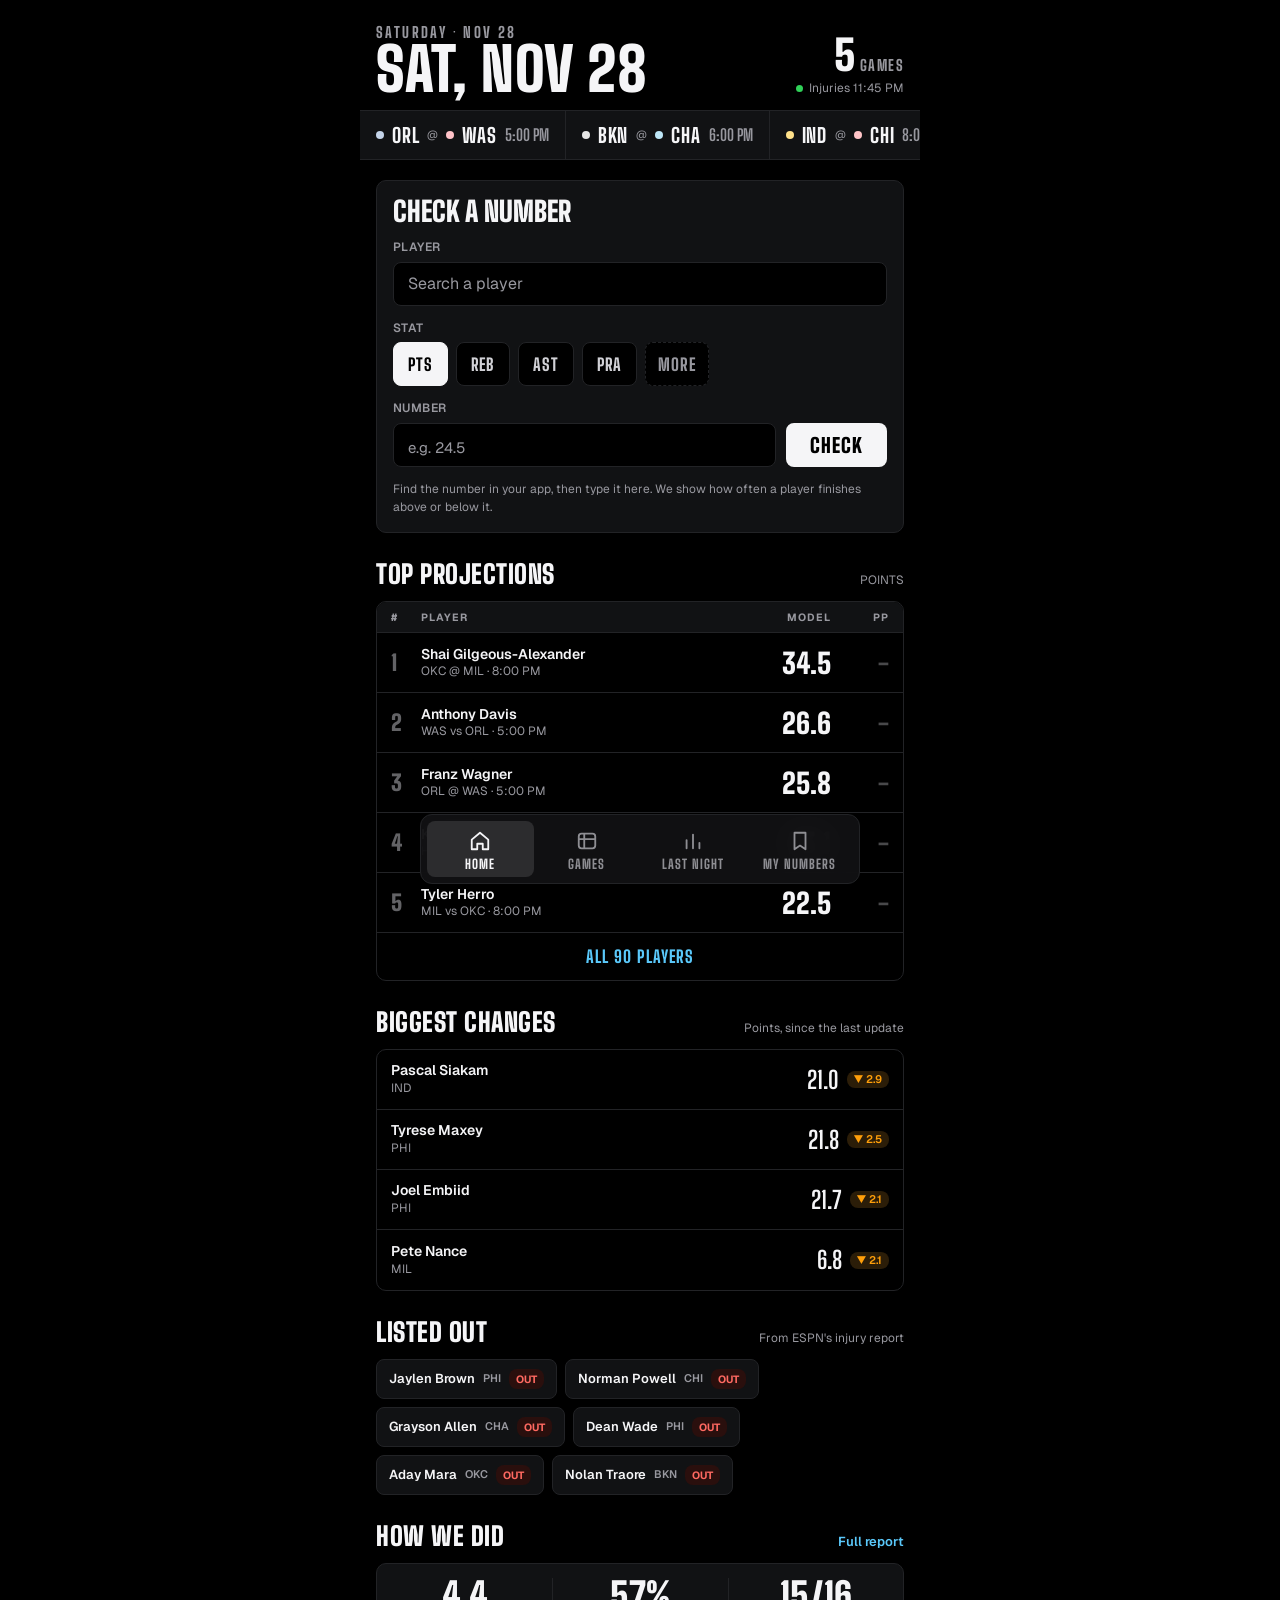
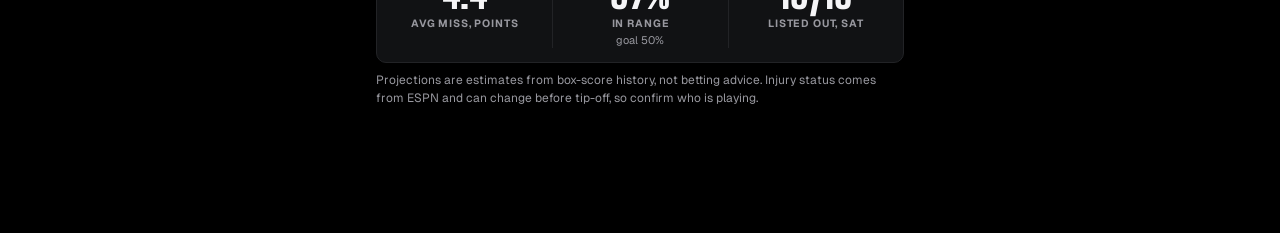
<file: index.html>
<!doctype html>
<html lang="en">
<head>
<meta charset="utf-8">
<meta name="viewport" content="width=device-width, initial-scale=1">
<meta name="color-scheme" content="dark">
<title>NBA Projections</title>
<meta name="description" content="Projected points, rebounds and assists for every player tonight. Type in a number to see how likely it is.">
<meta name="theme-color" content="#000000">
<meta property="og:type" content="website">
<meta property="og:site_name" content="NBA Projections">
<meta property="og:title" content="NBA Projections">
<meta property="og:description" content="Projected points, rebounds and assists for every player tonight. Type in a number to see how likely it is.">
<meta property="og:url" content="https://acostaluis23.github.io/nba-picks/">
<meta property="og:image" content="https://acostaluis23.github.io/nba-picks/og.png">
<meta property="og:image:width" content="1200">
<meta property="og:image:height" content="630">
<meta property="og:image:alt" content="NBA Projections: check a number before tip-off">
<meta name="twitter:card" content="summary_large_image">
<meta name="twitter:title" content="NBA Projections">
<meta name="twitter:description" content="Projected points, rebounds and assists for every player tonight. Type in a number to see how likely it is.">
<meta name="twitter:image" content="https://acostaluis23.github.io/nba-picks/og.png">
<link rel="preconnect" href="https://fonts.googleapis.com">
<link rel="preconnect" href="https://fonts.gstatic.com" crossorigin>
<link href="https://fonts.googleapis.com/css2?family=Big+Shoulders+Display:wght@700;800;900&family=Geist:wght@400;500;600;700&display=swap" rel="stylesheet">
<link rel="stylesheet" href="style.css?v=20261128015008">
</head>
<body>

<div class="loader" id="loader" aria-live="polite">
  <div class="lboard" aria-hidden="true">
    <div class="lrowx">
      <div><span class="lt">AWAY</span><b>00</b></div>
      <div class="lshot"><span class="lt">SHOT</span><b id="loaderClock">24</b></div>
      <div><span class="lt">HOME</span><b>00</b></div>
    </div>
    <div class="lsweep"><i></i></div>
  </div>
  <p class="lhead">TIP-OFF IN A SEC</p>
  <p class="lsub">Loading tonight's projections</p>
</div>

<nav class="nav" id="nav" aria-label="Pages" hidden>
  <a href="#/" id="navHome"><svg aria-hidden="true" width="22" height="22" viewBox="0 0 24 24" fill="none" stroke="currentColor" stroke-width="2" stroke-linejoin="round"><path d="M3 10.5 12 3l9 7.5V21h-6v-6H9v6H3z"/></svg>Home</a>
  <a href="#/games" id="navTonight"><svg aria-hidden="true" width="22" height="22" viewBox="0 0 24 24" fill="none" stroke="currentColor" stroke-width="2"><rect x="3" y="4" width="18" height="16" rx="3"/><path d="M3 10h18M9 4v16"/></svg>Games</a>
  <a href="#/last" id="navLast"><svg aria-hidden="true" width="22" height="22" viewBox="0 0 24 24" fill="none" stroke="currentColor" stroke-width="2" stroke-linecap="round"><path d="M5 20V11M12 20V5M19 20v-6"/></svg>Last night</a>
  <a href="#/mine" id="navMine"><svg aria-hidden="true" width="22" height="22" viewBox="0 0 24 24" fill="none" stroke="currentColor" stroke-width="2" stroke-linejoin="round"><path d="M6 3h12v18l-6-4-6 4z"/></svg>My numbers</a>
</nav>

<main id="homeView" class="narrow" hidden></main>
<main id="checkView" class="narrow" hidden></main>
<main id="mineView" class="narrow" hidden></main>

<main id="listView" class="wrap" hidden>
  <div class="top">
    <div class="title-row">
      <div>
        <h1 class="title" id="dayTitle">Tonight</h1>
        <p class="sub" id="subline">Loading...</p>
      </div>
    </div>

    <div class="daynav" id="dayNav" hidden>
      <button type="button" class="daybtn" id="dayPrev" aria-label="Previous day">&#8249;</button>
      <select id="daySelect" aria-label="Pick a day"></select>
      <button type="button" class="daybtn" id="dayNext" aria-label="Next day">&#8250;</button>
    </div>
    <p class="warn previewnote" id="previewNote" hidden></p>

    <div class="toggle-card">
      <div>
        <div class="t1">Ignore last season</div>
        <div class="t2">Project from this season's games only</div>
      </div>
      <button type="button" class="switch" id="curToggle" aria-pressed="false" aria-label="Ignore last season">
        <span class="track"><span class="knob"></span></span>
      </button>
    </div>

    <div class="searchrow">
      <input class="search" id="search" type="search" placeholder="Search a player" aria-label="Search a player" autocomplete="off">
      <div class="seg" id="viewSeg" role="group" aria-label="View">
        <button type="button" data-view="cards" aria-pressed="true">Cards</button>
        <button type="button" data-view="list" aria-pressed="false">List</button>
      </div>
    </div>
  </div>

  <div class="scroller" id="statChips" role="group" aria-label="Stat"></div>
  <div class="tabs" id="gameTabs" role="group" aria-label="Game"></div>

  <label class="check" id="outRow" hidden><input type="checkbox" id="showOut"> Show players listed out</label>
  <div id="listNote" class="note" style="padding-top:12px" hidden></div>
  <p class="lkey" id="listKey" hidden>
    <span><i class="k-band"></i>Typical range</span>
    <span><i class="k-tick"></i>Our projection</span>
    <span><i class="k-dot"></i>Where they finished</span>
  </p>
  <div class="grid" id="cards"></div>
  <div id="listMsg"></div>

  <p class="note footer">Projections are estimates from box-score history, not betting advice. Injury status comes from ESPN and can change before tip-off, so confirm who is playing.</p>
</main>

<main id="detailView" class="narrow" hidden></main>
<main id="lastView" class="narrow" hidden></main>

<script src="app.js?v=20261128015008"></script>
</body>
</html>
</file>
<file: style.css>
:root {
  --bg: #000000;
  --surface: #111214;
  --surface-2: #000000;
  --border: #222326;
  --border-hover: #3a3a3c;
  --text: #f5f5f7;
  --text-2: #d1d1d6;
  --muted: #98989f;
  --accent: #5ac8fa;
  --accent-ink: #000000;
  --accent-soft: #2c3b47;
  --down: #ff9f0a;
  --down-soft: #2b1d08;
  --amber: #ffb340;
  --amber-soft: #1f1a10;
  --green-soft: #0f2633;
  --display: "Big Shoulders Display", "Arial Narrow", sans-serif;
  --body: "Geist", system-ui, -apple-system, "Segoe UI", sans-serif;
}

* { box-sizing: border-box; }
html { -webkit-text-size-adjust: 100%; }
body {
  margin: 0;
  background: var(--bg);
  color: var(--text);
  font-family: var(--body);
  font-size: 16px;
  line-height: 1.4;
}
a { color: inherit; text-decoration: none; }
button, input { font-family: inherit; }
h1, h2, p { margin: 0; }
[hidden] { display: none !important; }

.wrap { max-width: 1040px; margin: 0 auto; padding: 0 16px; }
.narrow { max-width: 560px; margin: 0 auto; padding: 0 16px; }

/* ---------- header ---------- */
.top { padding-top: 24px; display: flex; flex-direction: column; gap: 16px; }
.title-row { display: flex; align-items: flex-end; justify-content: space-between; gap: 12px; }
.title {
  font-family: var(--display); font-weight: 700; font-size: 40px; line-height: 1;
  text-transform: uppercase; letter-spacing: 0.01em;
}
.sub { font-size: 13px; color: var(--muted); margin-top: 2px; }

.toggle-card {
  display: flex; align-items: center; justify-content: space-between; gap: 12px;
  background: var(--surface); border: 1px solid var(--border); border-radius: 10px;
  padding: 12px 14px;
}
.toggle-card .t1 { font-size: 14px; font-weight: 600; }
.toggle-card .t2 { font-size: 12px; color: var(--muted); }
.switch {
  flex: none; width: 52px; height: 44px; border: 0; background: transparent; padding: 0;
  display: flex; align-items: center; justify-content: center; cursor: pointer;
}
.switch .track { display: block; width: 44px; height: 26px; border-radius: 8px; background: #1c1c1e; position: relative; transition: background 0.15s; }
.switch .knob { position: absolute; top: 3px; left: 3px; width: 20px; height: 20px; border-radius: 50%; background: var(--text); transition: left 0.15s; }
.switch[aria-pressed="true"] .track { background: var(--accent); }
.switch[aria-pressed="true"] .knob { left: 21px; background: var(--accent-ink); }
.switch:focus-visible, .chip:focus-visible, .tab:focus-visible, .card:focus-visible, input:focus-visible, .back:focus-visible {
  outline: 2px solid var(--accent); outline-offset: 2px;
}

.search {
  width: 100%; height: 44px; border-radius: 8px; border: 1px solid var(--border);
  background: var(--surface); color: var(--text); padding: 0 14px; font-size: 15px;
}
.search::placeholder { color: var(--muted); }

/* ---------- chips and tabs ---------- */
.scroller { display: flex; gap: 8px; overflow-x: auto; padding: 16px 16px 4px; margin: 0 -16px; scrollbar-width: none; }
.scroller::-webkit-scrollbar { display: none; }
.chip {
  flex: none; height: 44px; padding: 0 18px; border-radius: 8px; font-size: 14px; font-weight: 600;
  cursor: pointer; border: 1px solid var(--border); background: var(--surface); color: var(--text-2);
  display: inline-flex; align-items: center;
}
.chip[aria-pressed="true"], .chip.on { background: var(--accent); border-color: var(--accent); color: var(--accent-ink); }

.tabs { display: flex; gap: 4px; overflow-x: auto; padding: 4px 16px 0; margin: 0 -16px; border-bottom: 1px solid var(--border); scrollbar-width: none; }
.tabs::-webkit-scrollbar { display: none; }
.tab {
  flex: none; height: 44px; padding: 0 12px; background: transparent; border: 0;
  border-bottom: 2px solid transparent; color: var(--muted); font-size: 14px; font-weight: 600; cursor: pointer;
}
.tab[aria-pressed="true"] { color: var(--text); border-bottom-color: var(--accent); }

/* ---------- cards ---------- */
.grid { display: grid; grid-template-columns: repeat(auto-fill, minmax(165px, 1fr)); gap: 12px; padding: 16px 0 32px; }
.card {
  display: flex; flex-direction: column; gap: 12px; background: var(--surface);
  border: 1px solid var(--border); border-radius: 10px; padding: 14px;
}
.card:hover { border-color: var(--border-hover); }
.who { display: flex; align-items: center; gap: 10px; }
.avatar {
  flex: none; width: 44px; height: 44px; border-radius: 50%; display: flex; align-items: center; justify-content: center;
  font-family: var(--display); font-weight: 700; font-size: 18px;
}
.avatar.lg { width: 64px; height: 64px; font-size: 26px; }
.who .name { font-size: 14px; font-weight: 600; line-height: 1.2; overflow-wrap: anywhere; }
.who .meta { font-size: 12px; color: var(--muted); }
.big { font-family: var(--display); font-weight: 700; font-size: 52px; line-height: 0.95; color: var(--accent); }
.big-label { font-size: 12px; color: var(--muted); margin-top: 2px; }
.card .foot { display: flex; flex-direction: column; gap: 2px; padding-top: 10px; border-top: 1px solid var(--border); }
.card .foot .r1 { font-size: 12px; color: var(--text-2); }
.card .foot .r2 { font-size: 12px; color: var(--muted); }
.badges { display: flex; flex-wrap: wrap; gap: 6px; }
.badge { font-size: 11px; font-weight: 600; border-radius: 8px; padding: 4px 9px; background: var(--amber-soft); color: var(--amber); }
.badge.ok { background: var(--green-soft); color: var(--accent); }

.badge.out { background: var(--down-soft); color: var(--down); }
.card.dim { opacity: 0.55; }
.card.dim:hover { opacity: 0.85; }
.check { display: flex; align-items: center; gap: 10px; min-height: 44px; padding-top: 8px; font-size: 14px; color: var(--text-2); cursor: pointer; }
.check input { width: 20px; height: 20px; accent-color: var(--accent); }
.panel.injury.out { border-color: #5c3a0a; }
.news { display: flex; flex-direction: column; }
.news a, .news div { display: flex; flex-direction: column; gap: 4px; padding: 12px 0; border-top: 1px solid var(--border); }
.news a:hover .h { text-decoration: underline; }
.news .h { font-size: 14px; font-weight: 500; line-height: 1.35; }
.empty { padding: 48px 0; text-align: center; color: var(--muted); font-size: 14px; }
.error { margin-top: 24px; padding: 16px; border: 1px solid #5a4318; background: var(--amber-soft); color: var(--amber); border-radius: 10px; font-size: 14px; line-height: 1.5; }
.error code { background: rgba(0,0,0,0.3); padding: 1px 6px; border-radius: 6px; }
.note { font-size: 12px; color: var(--muted); line-height: 1.5; }
.footer { padding: 8px 0 40px; }

/* ---------- detail ---------- */
.back { display: inline-flex; align-items: center; gap: 6px; height: 44px; padding: 0 12px 0 4px; margin-left: -4px; font-size: 14px; font-weight: 600; color: var(--text-2); }
.hero { display: flex; align-items: center; gap: 14px; padding-top: 4px; }
.hero h1 { font-size: 24px; font-weight: 600; line-height: 1.1; }
.hero .meta { font-size: 13px; color: var(--muted); margin: 4px 0; }
.panel { background: var(--surface); border: 1px solid var(--border); border-radius: 10px; padding: 18px; margin-top: 12px; display: flex; flex-direction: column; gap: 14px; }
.panel h2 { font-size: 16px; font-weight: 600; }
.proj-row { display: flex; align-items: flex-end; justify-content: space-between; gap: 12px; }
.proj-num { font-family: var(--display); font-weight: 700; font-size: 76px; line-height: 0.9; color: var(--accent); }
.proj-side { text-align: right; padding-bottom: 4px; }
.proj-side .a { font-size: 13px; color: var(--text-2); }
.proj-side .b { font-size: 12px; color: var(--muted); }

.rangebar { position: relative; height: 28px; }
.rangebar .rail { position: absolute; left: 0; right: 0; top: 12px; height: 4px; border-radius: 2px; background: var(--border); }
.rangebar .span { position: absolute; top: 8px; height: 12px; border-radius: 6px; background: var(--accent-soft); }
.rangebar .mark { position: absolute; top: 2px; width: 3px; height: 24px; margin-left: -1px; border-radius: 2px; background: var(--accent); }
.rangebar .linemark { position: absolute; top: 6px; width: 2px; height: 16px; background: var(--amber); }
.scale { display: flex; justify-content: space-between; font-size: 11px; color: var(--muted); }
.legend { display: flex; gap: 16px; flex-wrap: wrap; font-size: 12px; color: var(--text-2); }
.legend i { display: inline-block; width: 10px; height: 10px; border-radius: 2px; margin-right: 6px; }

.line-form { display: flex; align-items: center; gap: 10px; }
.line-form label { font-size: 13px; color: var(--text-2); flex: 1; }
.line-form input { width: 96px; height: 44px; border-radius: 8px; border: 1px solid var(--border); background: var(--surface-2); color: var(--text); padding: 0 12px; font-size: 18px; font-family: var(--display); font-weight: 700; }
.probs { display: flex; flex-direction: column; gap: 8px; }
.probbar { display: flex; height: 14px; border-radius: 7px; overflow: hidden; background: #2c2c2e; }
.probbar .over { background: var(--accent); }
.probbar .push { background: var(--amber); }
.probbar .under { flex: 1; background: #2c2c2e; }
.problabels { display: flex; justify-content: space-between; gap: 12px; font-size: 14px; color: var(--text-2); }
.problabels b { color: var(--text); font-weight: 600; }
.problabels i { display: inline-block; width: 10px; height: 10px; border-radius: 2px; margin-right: 6px; }
.problabels .o { background: var(--accent); }
.problabels .p { background: var(--amber); }
.problabels .u { background: #2c2c2e; border: 1px solid #3a3a3c; }

.why { display: flex; flex-direction: column; }
.why > div { display: flex; align-items: center; justify-content: space-between; gap: 12px; padding: 10px 0; border-top: 1px solid var(--border); }
.why .l { font-size: 14px; font-weight: 500; }
.why .n { font-size: 12px; color: var(--muted); }
.why .v { flex: none; font-family: var(--display); font-weight: 700; font-size: 24px; }
.why .total .v { color: var(--accent); }

.gamerow { display: flex; align-items: center; gap: 10px; }
.gamerow + .gamerow { margin-top: 12px; }
.gamerow .who2 { flex: none; width: 78px; }
.gamerow .who2 b { display: block; font-size: 13px; font-weight: 500; }
.gamerow .who2 span { font-size: 11px; color: var(--muted); }
.gamerow .track { position: relative; flex: 1; height: 22px; background: var(--surface-2); border-radius: 6px; }
.gamerow .fill { position: absolute; left: 0; top: 0; bottom: 0; border-radius: 6px; background: #2c2c2e; }
.gamerow .fill.hi { background: var(--accent); }
.gamerow .tick { position: absolute; top: -2px; bottom: -2px; width: 2px; background: var(--text); opacity: 0.7; }
.gamerow .val { flex: none; width: 34px; text-align: right; font-family: var(--display); font-weight: 700; font-size: 20px; }

.minis { display: grid; grid-template-columns: repeat(3, minmax(0, 1fr)); gap: 10px; }
.mini { display: flex; flex-direction: column; gap: 2px; background: var(--surface-2); border-radius: 8px; padding: 12px; }
.mini b { font-family: var(--display); font-weight: 700; font-size: 28px; line-height: 1; }
.mini span { font-size: 11px; color: var(--muted); }
.vslist { display: flex; flex-wrap: wrap; gap: 6px; }
.vslist span { font-size: 12px; background: var(--surface-2); border-radius: 8px; padding: 4px 8px; color: var(--text-2); }
.vslist b { color: var(--text); }
.warn { font-size: 13px; color: var(--amber); background: var(--amber-soft); border-radius: 8px; padding: 10px 12px; margin-top: 12px; line-height: 1.45; }
.soon { font-size: 13px; color: var(--muted); line-height: 1.5; }


/* ---------- nav and last night ---------- */
.nav { display: flex; gap: 4px; padding-top: 12px; padding-bottom: 0; overflow-x: auto; scrollbar-width: none; }
.nav::-webkit-scrollbar { display: none; }
.nav a { flex: none; white-space: nowrap; display: inline-flex; align-items: center; height: 44px; padding: 0 14px; border-radius: 8px; font-size: 14px; font-weight: 600; color: var(--muted); border: 1px solid transparent; }
.nav a[aria-current="page"] { color: var(--text); background: var(--surface); border-color: var(--border); }
.nav a:focus-visible, summary:focus-visible { outline: 2px solid var(--accent); outline-offset: 2px; }
#lastView .minis { margin: 0; }
#lastView .top { padding-top: 8px; }
.sub2 { font-size: 12px; font-weight: 600; color: var(--muted); text-transform: uppercase; letter-spacing: 0.06em; }
.hitbar { position: relative; height: 10px; border-radius: 5px; background: #1c1c1e; }
.hitfill { position: absolute; left: 0; top: 0; bottom: 0; border-radius: 5px; background: var(--accent); }
.hittick { position: absolute; top: -4px; bottom: -4px; width: 2px; background: var(--text); opacity: 0.85; }
.accrow { display: flex; flex-direction: column; gap: 8px; padding-top: 14px; border-top: 1px solid var(--border); }
.acctop { display: flex; justify-content: space-between; align-items: baseline; gap: 12px; }
.acctop b { font-size: 14px; font-weight: 600; }
.acctop span, .accbot { font-size: 12px; color: var(--muted); }
.accbot { display: flex; justify-content: space-between; }
.surp { display: flex; flex-direction: column; }
.surp > div { display: flex; justify-content: space-between; align-items: center; gap: 12px; padding: 10px 0; border-top: 1px solid var(--border); }
.surp b { font-weight: 600; }
.tm { font-size: 11px; color: var(--muted); }
.surpnum { flex: none; font-family: var(--display); font-weight: 700; font-size: 24px; white-space: nowrap; }
.surpnum span { color: var(--muted); }
.surp.up .surpnum b { color: var(--accent); }
.surp.down .surpnum b { color: var(--down); }
details summary::before { content: "\25B8"; margin-right: 8px; color: var(--muted); }
details[open] summary::before { content: "\25BE"; }
details summary { cursor: pointer; font-size: 14px; color: var(--text-2); min-height: 44px; display: flex; align-items: center; }
.trow { display: flex; justify-content: space-between; align-items: center; gap: 12px; padding: 10px 0; border-top: 1px solid var(--border); }
.trow b { font-size: 14px; font-weight: 600; }
.tnum { font-family: var(--display); font-weight: 700; font-size: 28px; }
.hist { display: flex; flex-direction: column; gap: 10px; }
.histrow { display: grid; grid-template-columns: 52px 72px 1fr 40px; gap: 10px; align-items: center; font-size: 12px; color: var(--muted); }
.histrow .hp { text-align: right; color: var(--text-2); }

/* ---------- day picker and final results ---------- */
.daynav { display: flex; align-items: center; gap: 8px; }
.daybtn { flex: none; width: 44px; height: 44px; border-radius: 8px; border: 1px solid var(--border); background: var(--surface); color: var(--text); font-size: 24px; line-height: 1; cursor: pointer; }
.daybtn:disabled { opacity: 0.35; cursor: default; }
.daybtn:focus-visible, #daySelect:focus-visible { outline: 2px solid var(--accent); outline-offset: 2px; }
#daySelect { flex: 1; height: 44px; border-radius: 8px; border: 1px solid var(--border); background: var(--surface); color: var(--text); font-size: 15px; font-weight: 600; padding: 0 12px; text-align: center; text-align-last: center; }
.res { display: flex; align-items: baseline; flex-wrap: wrap; gap: 4px 8px; padding: 8px 10px; border-radius: 10px; background: var(--surface-2); border: 1px solid var(--border); }
.res .rl { font-size: 11px; font-weight: 600; text-transform: uppercase; letter-spacing: 0.06em; color: var(--muted); }
.res b { font-family: var(--display); font-weight: 700; font-size: 26px; line-height: 1; }
.res .rd { font-size: 11px; color: var(--muted); }
.res.above { background: var(--green-soft); border-color: var(--accent-soft); }
.res.above b, .proj-num.res-above { color: var(--accent); }
.res.below b, .proj-num.res-below { color: var(--down); }
.res.below { border-color: #5c3a0a; }
.proj-num.res-in { color: var(--text); }
.res.dnp .rl { text-transform: none; letter-spacing: 0; font-size: 12px; }

/* ---------- changes and preview ---------- */
.delta { display: inline-block; margin-left: 8px; padding: 1px 7px; border-radius: 8px; font-size: 11px; font-weight: 600; white-space: nowrap; }
.delta.up { background: var(--green-soft); color: var(--accent); }
.delta.down { background: var(--down-soft); color: var(--down); }
.previewnote { margin-top: 0; }

/* ---------- cards / list switch and list rows ---------- */
.searchrow { display: flex; gap: 10px; }
.searchrow .search { flex: 1; min-width: 0; }
.seg { flex: none; display: flex; height: 44px; border: 1px solid var(--border); border-radius: 8px; overflow: hidden; background: var(--surface); }
.seg button { min-width: 62px; padding: 0 14px; border: 0; background: transparent; color: var(--text-2); font-size: 14px; font-weight: 600; cursor: pointer; }
.seg button + button { border-left: 1px solid var(--border); }
.seg button[aria-pressed="true"] { background: var(--accent-soft); color: var(--text); }
.seg button:focus-visible { outline: 2px solid var(--accent); outline-offset: -2px; }

.lkey { display: flex; flex-wrap: wrap; gap: 6px 16px; padding-top: 14px; font-size: 12px; color: var(--muted); }
.lkey span { display: inline-flex; align-items: center; gap: 6px; }
.lkey i { display: inline-block; }
.k-band { width: 22px; height: 8px; border-radius: 3px; background: var(--accent-soft); }
.k-tick { width: 2px; height: 14px; border-radius: 1px; background: var(--text); }
.k-dot { width: 12px; height: 12px; border-radius: 50%; background: var(--accent); }

.rows { display: grid; grid-template-columns: minmax(0, 1fr); column-gap: 28px; padding: 8px 0 32px; }
.lrow { display: flex; flex-direction: column; gap: 6px; padding: 10px 4px 11px; border-bottom: 1px solid var(--border); }
.lrow:hover { background: var(--surface); }
.lrow:focus-visible { outline: 2px solid var(--accent); outline-offset: -2px; }
.lrow.dim { opacity: 0.55; }
.lrow.dim:hover { opacity: 0.85; }
.ltop { display: grid; grid-template-columns: minmax(0, 1fr) auto; gap: 10px; align-items: start; }
.lwho { display: flex; flex-wrap: wrap; align-items: center; gap: 4px 8px; min-width: 0; }
.lname { font-family: var(--display); font-weight: 700; font-size: 21px; line-height: 1.1; letter-spacing: 0.01em; overflow-wrap: anywhere; }
.lproj { display: flex; align-items: baseline; gap: 8px; }
.lproj .delta { margin-left: 0; align-self: center; }
.lproj b { font-family: var(--display); font-weight: 700; font-size: 28px; line-height: 1; color: var(--accent); }
.lmid { display: flex; align-items: center; gap: 10px; min-height: 22px; }
.lmeta { flex: none; width: 142px; font-size: 11.5px; color: var(--muted); white-space: nowrap; overflow: hidden; text-overflow: ellipsis; }
.lbar { position: relative; flex: 1; min-width: 40px; height: 8px; border-radius: 4px; background: var(--surface-2); border: 1px solid var(--border); box-sizing: content-box; }
.lband { position: absolute; top: 0; bottom: 0; border-radius: 3px; background: var(--accent-soft); }
.ltick { position: absolute; top: -4px; width: 2px; height: 16px; margin-left: -1px; border-radius: 1px; background: var(--text); }
.ldot { position: absolute; top: -4px; width: 14px; height: 14px; margin-left: -7px; border-radius: 50%; border: 2px solid var(--bg); background: var(--text); }
.ldot.above { background: var(--accent); }
.ldot.below { background: var(--down); }
.lnote { flex: 1; font-size: 11.5px; color: var(--text-2); }
.llab { flex: none; min-width: 84px; display: flex; justify-content: flex-end; align-items: baseline; gap: 5px; font-size: 12.5px; color: var(--text-2); white-space: nowrap; }
.llab small { font-size: 9.5px; font-weight: 600; text-transform: uppercase; letter-spacing: 0.06em; color: var(--muted); }
.llab b { font-family: var(--display); font-weight: 700; font-size: 18px; line-height: 1; color: var(--text); }
.llab b.above { color: var(--accent); }
.llab b.below { color: var(--down); }
.lrow .badge { padding: 3px 8px; }

@media (max-width: 699px) {
  .card { padding: 12px; }
  .who { gap: 8px; }
  .avatar { width: 40px; height: 40px; font-size: 16px; }
  .avatar.lg { width: 64px; height: 64px; font-size: 26px; }
  .who .name { font-size: 13px; }
}

@media (min-width: 700px) {
  .grid { grid-template-columns: repeat(auto-fill, minmax(215px, 1fr)); }
  .title { font-size: 48px; }
}

@media (min-width: 900px) {
  .rows { grid-template-columns: repeat(2, minmax(0, 1fr)); }
}

/* ---------- home, check a number, my numbers ---------- */
.hhero { padding: 20px 0 4px; }
.hhero h1 { font-family: var(--display); font-weight: 700; font-size: 46px; line-height: 0.95; text-transform: uppercase; letter-spacing: 0.01em; }
.hhero p { margin-top: 12px; font-size: 14.5px; line-height: 1.45; color: var(--text-2); }
.ckform { margin-top: 16px; background: var(--surface); border: 1px solid var(--accent-soft); border-radius: 10px; padding: 16px; display: flex; flex-direction: column; gap: 14px; }
.fld { display: flex; flex-direction: column; gap: 6px; }
.flbl { font-size: 12px; font-weight: 600; color: var(--muted); letter-spacing: 0.04em; text-transform: uppercase; }
.cin { width: 100%; height: 44px; border-radius: 8px; border: 1px solid var(--border); background: var(--surface-2); color: var(--text); padding: 0 14px; font-size: 16px; }
.cin::placeholder { color: var(--muted); }
.cin.num { font-family: var(--display); font-weight: 700; font-size: 20px; }
.cin.num::placeholder { font-family: var(--body); font-weight: 400; font-size: 15px; }
.cchips { display: flex; flex-wrap: wrap; gap: 8px; }
.cchip { height: 44px; min-width: 52px; padding: 0 14px; border-radius: 8px; border: 1px solid var(--border); background: var(--surface-2); color: var(--text-2); font-size: 14px; font-weight: 600; cursor: pointer; }
.cchip[aria-pressed="true"] { background: var(--accent); border-color: var(--accent); color: var(--accent-ink); }
.cchip.cmore { border-style: dashed; color: var(--muted); padding: 0 12px; }
.ckrow { display: flex; gap: 10px; }
.ckrow .cin { flex: 1; min-width: 0; }
.ckgo { flex: none; height: 44px; padding: 0 24px; border: 0; border-radius: 8px; background: var(--accent); color: var(--accent-ink); font-size: 15px; font-weight: 700; cursor: pointer; }
.cap { font-size: 12px; line-height: 1.45; color: var(--muted); }
.cerr { font-size: 13px; line-height: 1.4; color: var(--amber); background: var(--amber-soft); border-radius: 10px; padding: 8px 12px; }
.sugg { display: flex; flex-direction: column; background: var(--surface-2); border: 1px solid var(--border); border-radius: 8px; overflow: hidden; }
.sugg button { display: flex; align-items: center; justify-content: space-between; gap: 10px; min-height: 52px; padding: 6px 14px; background: transparent; border: 0; border-bottom: 1px solid var(--border); color: var(--text); text-align: left; cursor: pointer; }
.sugg button:last-child { border-bottom: 0; }
.sugg button:hover { background: var(--surface); }
.sugg .st { display: flex; flex-direction: column; min-width: 0; }
.sugg .sn { font-size: 14px; font-weight: 600; }
.sugg .ss { font-size: 12px; color: var(--muted); }
.cchip:focus-visible, .ckgo:focus-visible, .sugg button:focus-visible, .gm:focus-visible, .btn:focus-visible, .mrm:focus-visible, .hp:focus-visible, .hmore:focus-visible, .ot:focus-visible, .mhead:focus-visible, .xlink:focus-visible {
  outline: 2px solid var(--accent); outline-offset: 2px;
}
.hsec { margin-top: 28px; }
.hsh { display: flex; justify-content: space-between; align-items: baseline; gap: 10px; margin-bottom: 12px; }
.hsh h2 { font-family: var(--display); font-weight: 700; font-size: 26px; line-height: 1; text-transform: uppercase; letter-spacing: 0.02em; }
.hsh span { font-size: 12px; color: var(--muted); text-align: right; }
.gms { display: flex; gap: 8px; overflow-x: auto; margin-right: -16px; padding-right: 16px; scrollbar-width: none; }
.gms::-webkit-scrollbar { display: none; }
.gm { flex: none; display: flex; flex-direction: column; align-items: flex-start; gap: 2px; min-height: 44px; padding: 8px 14px; border-radius: 8px; border: 1px solid var(--border); background: var(--surface); color: var(--text); cursor: pointer; }
.gm:hover { border-color: var(--border-hover); }
.gm b { font-size: 13px; font-weight: 600; }
.gm i { font-style: normal; font-size: 11px; color: var(--muted); }
.hbox { background: var(--surface); border: 1px solid var(--border); border-radius: 10px; overflow: hidden; }
.hp { display: grid; grid-template-columns: 22px minmax(0, 1fr) auto; gap: 10px; align-items: center; min-height: 60px; padding: 10px 14px; border-bottom: 1px solid var(--border); }
.hp.nr { grid-template-columns: minmax(0, 1fr) auto; }
.hp:hover { background: var(--surface-2); }
.hp:last-child { border-bottom: 0; }
.hp .rk { font-family: var(--display); font-weight: 700; font-size: 18px; color: var(--muted); }
.hp .pn { font-size: 14px; font-weight: 600; line-height: 1.2; }
.hp .ps { font-size: 12px; color: var(--muted); margin-top: 1px; }
.hp .pv { text-align: right; }
.hp .pv b { display: block; font-family: var(--display); font-weight: 700; font-size: 26px; line-height: 1; color: var(--accent); }
.hp .pv span { font-size: 11.5px; color: var(--text-2); }
.hp .mvr { display: flex; align-items: center; }
.hp .mvr b { font-family: var(--display); font-weight: 700; font-size: 24px; line-height: 1; }
.hmore { display: flex; align-items: center; justify-content: center; height: 44px; font-size: 14px; font-weight: 600; color: var(--accent); }
.hmore:hover { background: var(--surface-2); }
.outs { display: flex; flex-wrap: wrap; gap: 8px; }
.ot { display: inline-flex; align-items: center; gap: 8px; min-height: 40px; padding: 0 12px; border-radius: 8px; background: var(--surface); border: 1px solid var(--border); font-size: 13px; font-weight: 600; }
.ot:hover { border-color: var(--border-hover); }
.ot i { font-style: normal; font-size: 11px; font-weight: 600; color: var(--muted); }
.ot em { font-style: normal; font-size: 10.5px; font-weight: 700; padding: 3px 7px; border-radius: 8px; background: var(--down-soft); color: var(--down); }
.hln { margin-top: 0; gap: 0; padding: 14px; }
.hln > .acctop { margin-bottom: 10px; }
.hln .acctop b { font-size: 14px; }
.hln .accrow { padding: 10px 0; }
.hln .cap { margin-top: 6px; }
.btn { flex: 1; min-height: 44px; padding: 0 12px; border-radius: 8px; border: 1px solid var(--border); background: var(--surface); color: var(--text); font-size: 14px; font-weight: 600; display: flex; align-items: center; justify-content: center; text-align: center; cursor: pointer; }
.btn:hover { border-color: var(--border-hover); }
.btn.p { border-color: var(--accent-soft); background: var(--accent-soft); }
.btn.full { margin-top: 10px; }
.acts { display: flex; gap: 10px; margin-top: 12px; }
.xlink { display: flex; align-items: center; min-height: 44px; font-size: 13px; font-weight: 600; color: var(--accent); }

.two { display: grid; grid-template-columns: 1fr 1fr; gap: 12px; }
.pc b { display: block; font-family: var(--display); font-weight: 700; font-size: 56px; line-height: 0.9; }
.pc span { font-size: 13px; color: var(--text-2); }
.pc.o b { color: var(--accent); }
.panel.lk .gamerow .who2 { width: 84px; }
.panel.lk .gamerow .tick { background: var(--amber); opacity: 1; }
.rangebar .linemark { width: 3px; height: 20px; top: 4px; margin-left: -1px; border-radius: 2px; }

.msum { display: grid; grid-template-columns: 1fr 1fr; gap: 10px; margin-top: 16px; }
.mmini { display: flex; flex-direction: column; gap: 2px; background: var(--surface); border: 1px solid var(--border); border-radius: 10px; padding: 12px; }
.mmini b { font-family: var(--display); font-weight: 700; font-size: 30px; line-height: 1; }
.mmini span { font-size: 12px; color: var(--muted); }
.msort { margin: 20px 0 4px; font-size: 12px; font-weight: 600; color: var(--muted); letter-spacing: 0.06em; text-transform: uppercase; }
.mitem { padding: 12px 0 14px; border-bottom: 1px solid var(--border); display: flex; flex-direction: column; gap: 8px; }
.mitem.dim { opacity: 0.55; }
.mtop { display: flex; justify-content: space-between; align-items: flex-start; gap: 8px; }
.mhead { min-width: 0; }
.mnm { font-family: var(--display); font-weight: 700; font-size: 22px; line-height: 1.1; letter-spacing: 0.01em; }
.mln { font-size: 12.5px; color: var(--muted); margin-top: 2px; }
.mln b { color: var(--text); font-weight: 600; }
.mrm { flex: none; width: 44px; height: 44px; margin: -8px -10px 0 0; border: 0; background: transparent; color: var(--muted); display: flex; align-items: center; justify-content: center; cursor: pointer; }
.mrm:hover { color: var(--text); }
.mbar { display: flex; height: 12px; border-radius: 6px; overflow: hidden; background: #2c2c2e; }
.mbar i { display: block; background: var(--accent); }
.mpl { display: flex; justify-content: space-between; font-size: 13px; color: var(--text-2); }
.mpl b { font-weight: 700; color: var(--text); }
.mfin { font-size: 12.5px; color: var(--text-2); }
.mfin b { color: var(--text); }
.macts { display: flex; gap: 10px; margin-top: 16px; }
.mempty { padding: 36px 0 8px; text-align: center; display: flex; flex-direction: column; gap: 8px; align-items: stretch; }
.mempty p:first-child { font-size: 15px; color: var(--text-2); }
.mpl .mmod { color: var(--muted); }
.mpl .mmod b { color: var(--accent); font-family: var(--display); font-size: 17px; }

/* PrizePicks line on the Check page */
.ppl { display: flex; align-items: center; gap: 10px; flex-wrap: wrap; margin-top: 12px; font-size: 13px; color: var(--muted); }
.ppk { font-weight: 600; color: var(--text-2); }
.ppchip { height: 44px; padding: 0 18px; border-radius: 8px; border: 1px solid var(--amber); background: var(--amber-soft); color: var(--amber); font-size: 14px; font-weight: 700; cursor: pointer; }
.ppchip:focus-visible { outline: 2px solid var(--accent); outline-offset: 2px; }
.ppv { color: var(--text); font-weight: 600; }
.ppv i { font-style: normal; font-weight: 400; color: var(--accent); }
.ppt { margin-left: auto; font-size: 12px; }
.rpp { display: flex; align-items: baseline; gap: 6px; font-size: 12px; color: var(--muted); }
.rpp i { font-style: normal; }
.rpp b { color: var(--amber); font-weight: 700; }
.lpp { display: flex; align-items: baseline; gap: 5px; }
.lpp small { font-size: 9.5px; font-weight: 600; text-transform: uppercase; letter-spacing: 0.06em; color: var(--muted); }
.lpp b { font-family: var(--display); font-weight: 700; font-size: 18px; line-height: 1; color: var(--amber); }
.lppt { position: absolute; top: -4px; width: 2px; height: 16px; margin-left: -1px; border-radius: 1px; background: var(--amber); }

/* =====================================================================
   Look D: scoreboard layout, clean black (Nov 2026 restyle)
   ===================================================================== */
body { -webkit-font-smoothing: antialiased; }
.title, .hsh h2, .hhero h1 { font-weight: 900; }
.big, .proj-num, .hp .pv b, .lproj b, .why .total .v, .mpl .mmod b, .tnum, .mini b, .mmini b { color: var(--text); font-weight: 900; }
.panel h2 { font-family: var(--display); font-weight: 900; font-size: 22px; line-height: 1.05; text-transform: uppercase; letter-spacing: 0.02em; }
.panel { gap: 12px; }
.hero h1 { font-family: var(--display); font-weight: 900; font-size: 36px; line-height: 0.95; text-transform: uppercase; }
.lname, .mnm { font-weight: 800; }

/* chips and buttons: white when selected, condensed caps */
.chip, .cchip, .ckgo, .tab, .seg button { font-family: var(--display); font-weight: 800; font-size: 17px; letter-spacing: 0.05em; text-transform: uppercase; }
.chip[aria-pressed="true"], .chip.on, .cchip[aria-pressed="true"] { background: var(--text); border-color: var(--text); color: #000; }
.ckgo { background: var(--text); color: #000; font-size: 20px; font-weight: 900; }
.tab[aria-pressed="true"] { border-bottom-color: var(--text); }
.seg button[aria-pressed="true"] { background: #2c2c2e; }
.btn.p { background: var(--text); border-color: var(--text); color: #000; }
.hmore, .xlink { font-family: var(--display); font-weight: 800; font-size: 17px; letter-spacing: 0.06em; text-transform: uppercase; }

/* above = blue, below = orange */
.pc b { color: var(--down); }
.pc.o b { color: var(--accent); }
.probbar { background: var(--down); gap: 3px; }
.probbar .over { border-radius: 4px; }
.probbar .under { background: var(--down); border-radius: 4px; }
.problabels .u { background: var(--down); border: 0; }
.badge.out, .ot em { background: #2a0f0d; color: #ff6961; }
.surp.down .surpnum b { color: var(--down); }

/* ---------- bottom tab bar ---------- */
.nav {
  position: fixed; left: 0; right: 0; bottom: 0; z-index: 20; max-width: none; margin: 0;
  display: grid; grid-auto-flow: column; grid-auto-columns: minmax(0, 1fr); gap: 0;
  padding: 0 max(8px, env(safe-area-inset-left)) max(10px, env(safe-area-inset-bottom));
  background: rgba(17, 18, 20, 0.94); border-top: 1px solid var(--border);
  -webkit-backdrop-filter: blur(16px); backdrop-filter: blur(16px); overflow: visible;
}
.nav a {
  height: auto; min-height: 54px; padding: 9px 2px 4px; border-radius: 0; border: 0; border-top: 2px solid transparent;
  display: flex; flex-direction: column; align-items: center; justify-content: center; gap: 3px;
  font-family: var(--display); font-weight: 800; font-size: 13px; letter-spacing: 0.08em; text-transform: uppercase; color: #8e8e93;
}
.nav a svg { flex: none; }
.nav a[aria-current="page"] { color: var(--text); background: transparent; border-color: transparent; border-top-color: var(--text); }
body.has-nav { padding-bottom: 86px; }
@media (min-width: 700px) {
  .nav { left: 50%; right: auto; bottom: 16px; transform: translateX(-50%); width: 440px; border: 1px solid var(--border); border-radius: 12px; padding: 0 6px; }
  .nav a { border-top: 0; border-radius: 8px; margin: 6px 0; min-height: 50px; }
  .nav a[aria-current="page"] { background: #2c2c2e; }
}

/* ---------- loading screen ---------- */
.loader { position: fixed; inset: 0; z-index: 50; background: var(--bg); display: flex; flex-direction: column; align-items: center; justify-content: center; gap: 22px; transition: opacity 0.35s ease, visibility 0.35s; }
.loader.done { opacity: 0; visibility: hidden; pointer-events: none; }
.lboard { width: 280px; background: var(--surface); border: 1px solid var(--border); border-radius: 12px; padding: 16px; display: flex; flex-direction: column; gap: 14px; animation: dOn 0.8s steps(6) both; }
.lrowx { display: grid; grid-template-columns: repeat(3, minmax(0, 1fr)); text-align: center; align-items: center; }
.lrowx > div { display: flex; flex-direction: column; gap: 2px; }
.lrowx .lt { font-family: var(--display); font-weight: 800; font-size: 13px; letter-spacing: 0.16em; color: var(--muted); }
.lrowx b { font-family: var(--display); font-weight: 900; font-size: 46px; line-height: 1; }
.lshot { background: var(--bg); border-radius: 8px; padding: 8px 0; }
.lshot b { color: var(--accent); font-size: 42px; }
.lshot b.low { color: var(--down); }
.lsweep { height: 4px; background: #1c1c1e; border-radius: 2px; overflow: hidden; }
.lsweep i { display: block; width: 100%; height: 100%; background: var(--text); animation: dSweep 1.3s ease-in-out infinite; }
.lhead { font-family: var(--display); font-weight: 900; font-size: 40px; line-height: 1; }
.lsub { font-size: 14px; color: var(--muted); margin-top: -14px; }

/* ---------- home ---------- */
.hhero { display: flex; justify-content: space-between; align-items: flex-end; gap: 12px; padding: 22px 0 14px; }
.hhero .hd { font-family: var(--display); font-weight: 800; font-size: 15px; letter-spacing: 0.16em; color: var(--muted); text-transform: uppercase; }
.hhero h1 { font-size: 60px; line-height: 0.88; }
.hhero .hr { display: flex; flex-direction: column; align-items: flex-end; gap: 4px; text-align: right; }
.hhero .hn { font-family: var(--display); font-weight: 900; font-size: 42px; line-height: 1; }
.hhero .hn small { font-size: 15px; font-weight: 800; letter-spacing: 0.1em; color: var(--muted); margin-left: 4px; }
.fresh { display: flex; align-items: center; gap: 6px; font-size: 12px; color: var(--muted); }
.fresh i { width: 7px; height: 7px; border-radius: 50%; background: #30d158; flex: none; }
.ticker { margin: 0 -16px; background: var(--surface); border-top: 1px solid var(--border); border-bottom: 1px solid var(--border); overflow: hidden; }
.ticker .tk { display: flex; width: max-content; animation: dTick 40s linear infinite; }
.ticker:hover .tk, .ticker:focus-within .tk, .ticker:active .tk { animation-play-state: paused; }
.tg { flex: none; display: flex; align-items: center; gap: 8px; min-height: 48px; padding: 0 16px; border: 0; border-right: 1px solid var(--border); background: transparent; color: var(--text); cursor: pointer; white-space: nowrap; }
.tg b { font-family: var(--display); font-weight: 800; font-size: 20px; letter-spacing: 0.04em; }
.tg span { font-size: 12px; color: var(--muted); }
.tg em { font-style: normal; font-family: var(--display); font-weight: 700; font-size: 16px; color: var(--muted); }
.tg em.fin { color: var(--text); }
.tg:focus-visible { outline: 2px solid var(--accent); outline-offset: -2px; }
.dot { width: 8px; height: 8px; border-radius: 50%; flex: none; }
.ckform { border-color: var(--border); margin-top: 20px; }
.ckform .fh { font-family: var(--display); font-weight: 900; font-size: 28px; line-height: 1; }
.hbox .hhead { display: grid; grid-template-columns: 22px minmax(0, 1fr) 58px 50px; gap: 8px; padding: 8px 14px; background: var(--surface); font-size: 10.5px; font-weight: 700; letter-spacing: 0.1em; color: var(--muted); }
.hbox .hhead span:nth-child(n+3) { text-align: right; }
.hbox { background: var(--bg); }
.hp.t4 { grid-template-columns: 22px minmax(0, 1fr) 58px 50px; gap: 8px; border-bottom: 0; border-top: 1px solid var(--border); }
.hp .rk { font-weight: 900; font-size: 22px; color: #636366; }
.hp .num { text-align: right; font-family: var(--display); font-weight: 900; font-size: 28px; line-height: 1; }
.hp .num.pp { font-weight: 800; font-size: 22px; color: var(--amber); }
.hp .num.na { color: #48484a; font-size: 20px; }
.hmore { border-top: 1px solid var(--border); height: 48px; }
.hstats { display: grid; grid-template-columns: repeat(3, minmax(0, 1fr)); background: var(--surface); border: 1px solid var(--border); border-radius: 10px; padding: 14px 0; text-align: center; }
.hstats > div { display: flex; flex-direction: column; gap: 2px; padding: 0 6px; }
.hstats > div + div { border-left: 1px solid var(--border); }
.hstats b { font-family: var(--display); font-weight: 900; font-size: 36px; line-height: 1; }
.hstats span { font-size: 10.5px; font-weight: 700; letter-spacing: 0.08em; color: var(--muted); text-transform: uppercase; }
.hsh a { font-size: 13px; font-weight: 600; color: var(--accent); }

/* ---------- motion (only right after you open a screen, never on the 5-minute refresh) ---------- */
@keyframes dIn { from { opacity: 0; transform: translateY(12px); } to { opacity: 1; transform: none; } }
@keyframes dGrow { from { transform: scaleX(0); } to { transform: scaleX(1); } }
@keyframes dOn { 0% { opacity: 0; } 25% { opacity: 1; } 35% { opacity: 0.3; } 50% { opacity: 1; } }
@keyframes dSweep { from { transform: translateX(-100%); } to { transform: translateX(100%); } }
@keyframes dTick { from { transform: translateX(0); } to { transform: translateX(-50%); } }
.anim .panel, .anim .hsec, .anim .ckform, .anim .card, .anim .lrow, .anim .mitem, .anim .hhero, .anim .hero, .anim .hp.t4 { animation: dIn 0.5s cubic-bezier(0.2, 0.8, 0.2, 1) both; }
.anim .hp.t4:nth-child(2) { animation-delay: 0.10s; } .anim .hp.t4:nth-child(3) { animation-delay: 0.16s; }
.anim .hp.t4:nth-child(4) { animation-delay: 0.22s; } .anim .hp.t4:nth-child(5) { animation-delay: 0.28s; } .anim .hp.t4:nth-child(6) { animation-delay: 0.34s; }
.anim .panel:nth-of-type(2) { animation-delay: 0.05s; } .anim .panel:nth-of-type(3) { animation-delay: 0.10s; }
.anim .panel:nth-of-type(4) { animation-delay: 0.15s; } .anim .panel:nth-of-type(5) { animation-delay: 0.20s; }
.anim .hsec:nth-of-type(2) { animation-delay: 0.06s; } .anim .hsec:nth-of-type(3) { animation-delay: 0.12s; } .anim .hsec:nth-of-type(4) { animation-delay: 0.18s; }
.anim .card:nth-child(2), .anim .lrow:nth-child(2) { animation-delay: 0.04s; } .anim .card:nth-child(3), .anim .lrow:nth-child(3) { animation-delay: 0.08s; }
.anim .card:nth-child(4), .anim .lrow:nth-child(4) { animation-delay: 0.12s; } .anim .card:nth-child(5), .anim .lrow:nth-child(5) { animation-delay: 0.16s; }
.anim .card:nth-child(6), .anim .lrow:nth-child(6) { animation-delay: 0.20s; } .anim .card:nth-child(n+7), .anim .lrow:nth-child(n+7) { animation-delay: 0.24s; }
.anim .hitfill, .anim .probbar .over, .anim .gamerow .fill, .anim .rangebar .span, .anim .lband, .anim .mbar i {
  transform-origin: left center; animation: dGrow 0.9s cubic-bezier(0.2, 0.8, 0.2, 1) 0.25s both;
}
@media (prefers-reduced-motion: reduce) {
  .anim *, .loader, .lboard, .lsweep i, .ticker .tk { animation: none !important; transition: none !important; }
  .ticker { overflow-x: auto; }
}
.fresh { align-items: flex-start; line-height: 1.35; }
.fresh i { margin-top: 5px; }
.tg em { text-transform: uppercase; }
.rangebar .mark { background: var(--text); }
.hhero > div:first-child { min-width: 0; }

/* PrizePicks auto-fill note, Last night goal, Games header */
.ppfill { font-size: 12px; color: var(--amber); line-height: 1.4; margin-top: 6px; }
.ppfill:empty { display: none; }
.hstats em { font-style: normal; font-size: 11px; color: var(--muted); }
#listView .title { font-size: 56px; line-height: 0.9; }
#listView .sub { font-size: 12px; margin-top: 6px; }
</file>
